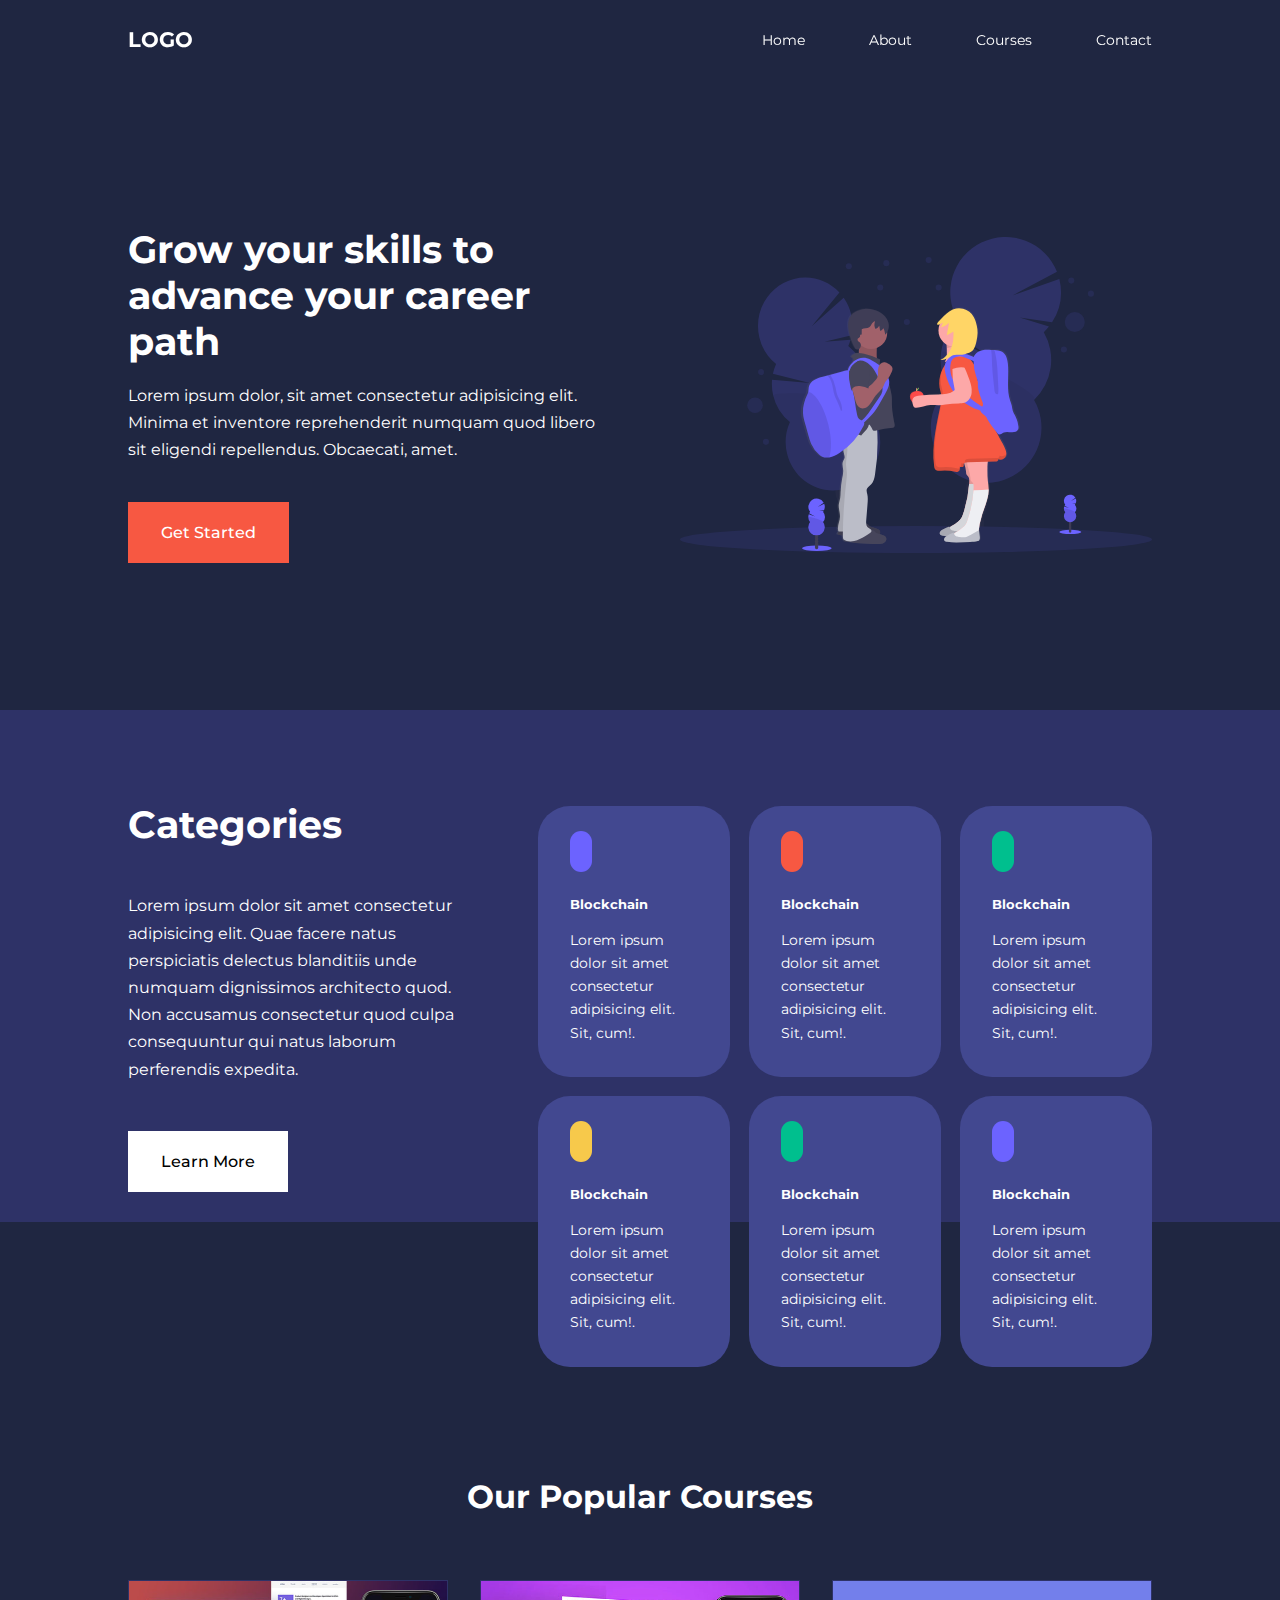
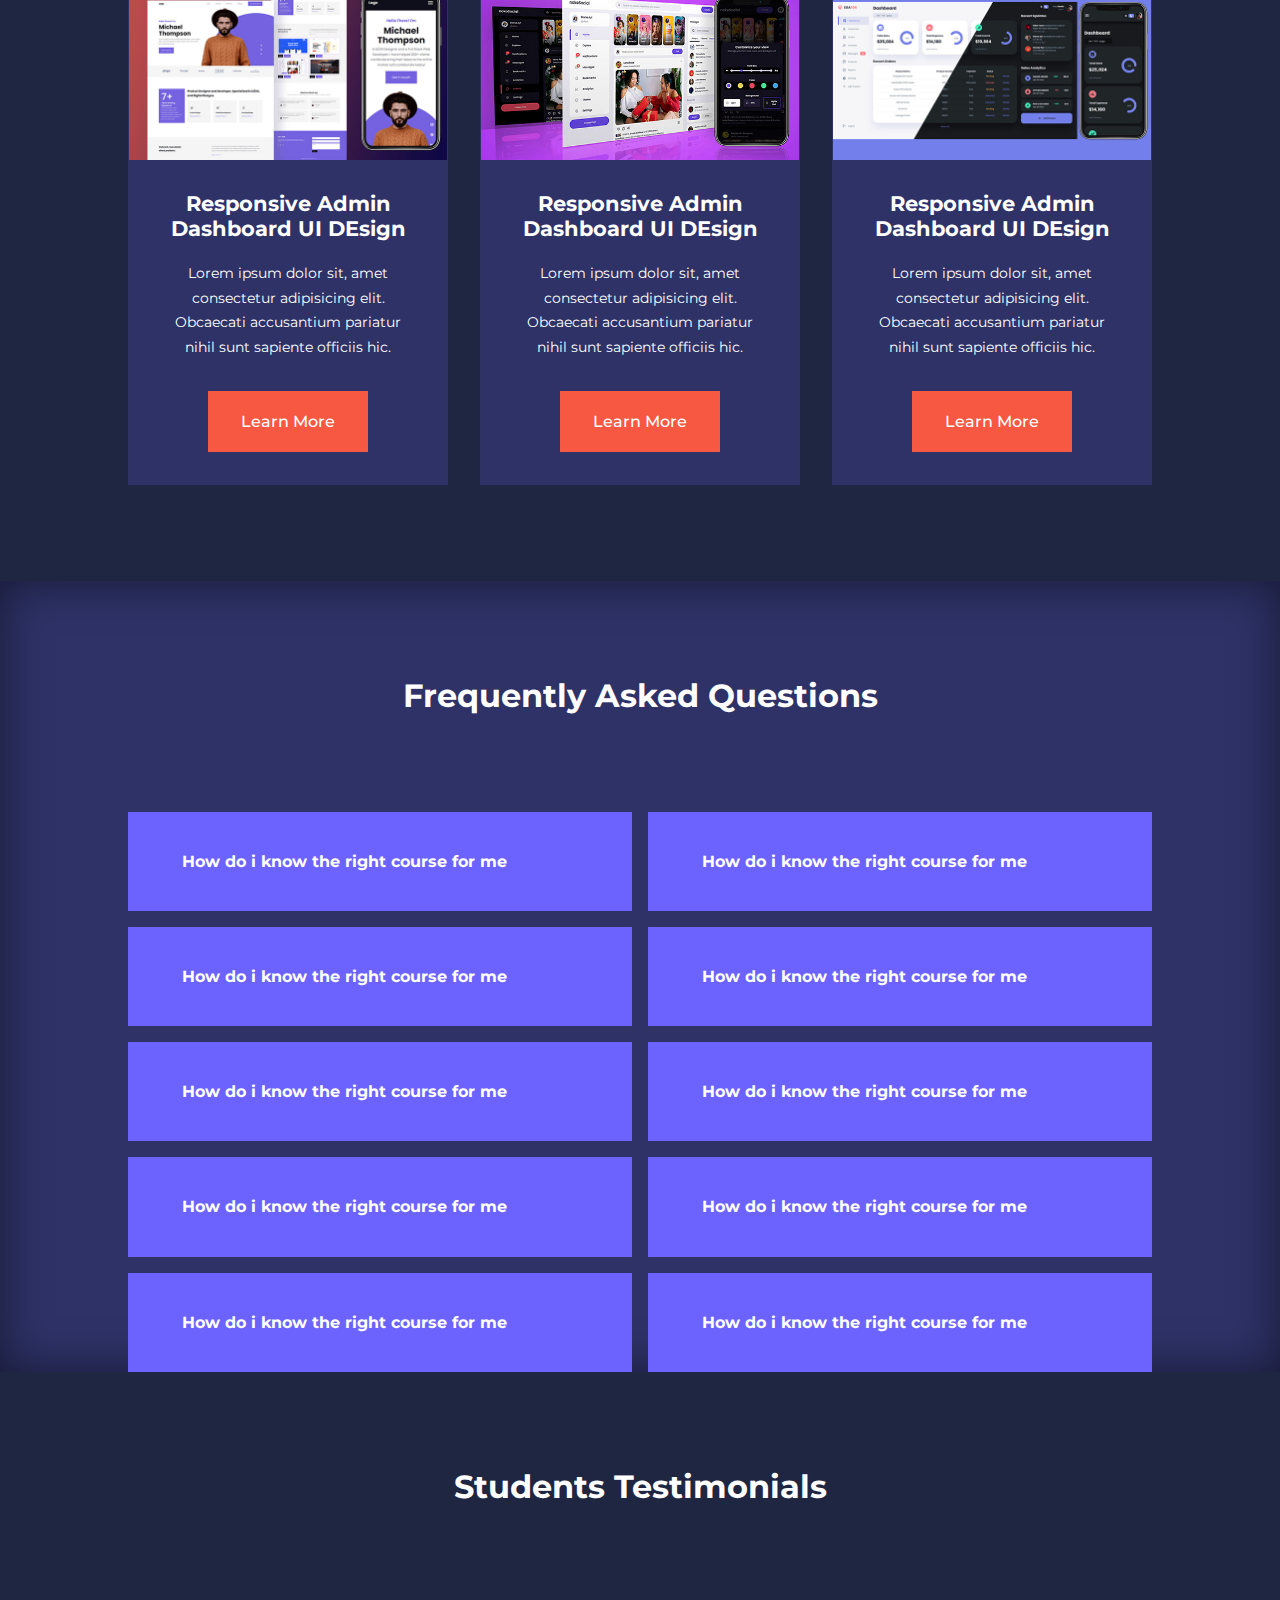
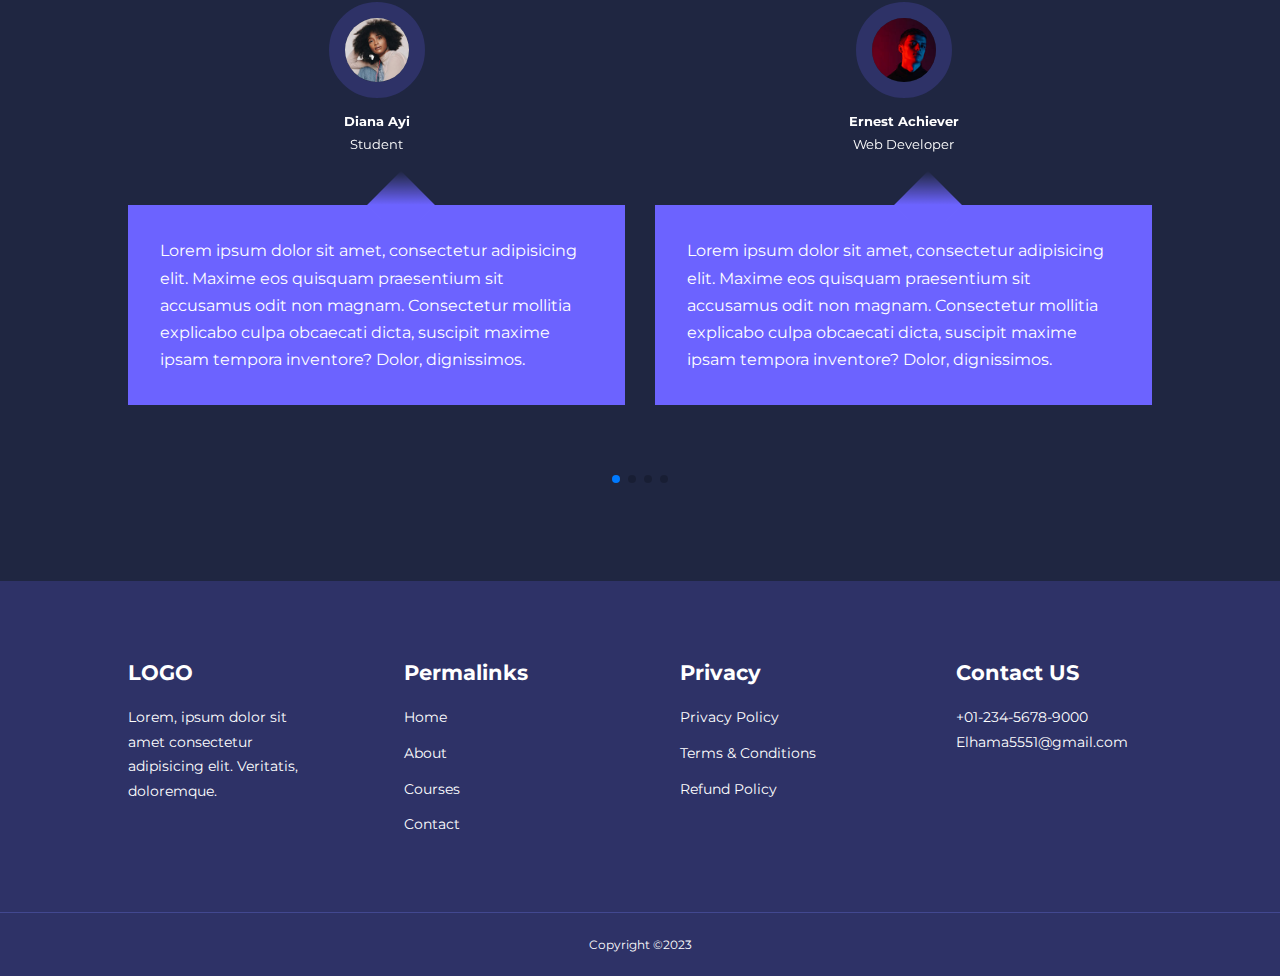
<file: index.html>
<!DOCTYPE html>
<html lang="en">
	<head>
		<meta charset="UTF-8" />
		<meta http-equiv="X-UA-Compatible" content="IE=edge" />
		<meta name="viewport" content="width=device-width, initial-scale=1.0" />
		<title>Education Website</title>

		<!-- swiper js  -->
		<link
			rel="stylesheet"
			href="https://cdn.jsdelivr.net/npm/swiper@8/swiper-bundle.min.css"
		/>

		<!-- icon link  -->
		<link
			rel="stylesheet"
			href="https://unicons.iconscout.com/release/v2.1.6/css/unicons.css"
		/>

		<!-- font link(Montserrat)  -->
		<link rel="preconnect" href="https://fonts.googleapis.com" />
		<link rel="preconnect" href="https://fonts.gstatic.com" crossorigin />
		<link
			href="https://fonts.googleapis.com/css2?family=Montserrat:wght@300;400;500;600;700;800&display=swap"
			rel="stylesheet"
		/>

		<!-- css link  -->
		<link rel="stylesheet" href="./css/style.css" />
	</head>
	<body>
		<!-- NAVBAR START -->
		<nav>
			<div class="container nav__container">
				<a href="./index.html"><h4>LOGO</h4></a>
				<ul class="nav__menu">
					<li><a href="./index.html">Home</a></li>
					<li><a href="./about.html">About</a></li>
					<li><a href="./courses.html">Courses</a></li>
					<li><a href="./contact.html">Contact</a></li>
				</ul>
				<button id="open-menu-btn"><i class="uil uil-bars"></i></button>
				<button id="close-menu-btn"><i class="uil uil-multiply"></i></button>
			</div>
		</nav>
		<!-- NAVBAR END  -->
		<!--HEADER START  -->
		<header>
			<div class="container header__container">
				<div class="header__left">
					<h1>Grow your skills to advance your career path</h1>
					<p>
						Lorem ipsum dolor, sit amet consectetur adipisicing elit. Minima et
						inventore reprehenderit numquam quod libero sit eligendi
						repellendus. Obcaecati, amet.
					</p>
					<a href="./courses.html" class="btn btn-primary">Get Started</a>
				</div>
				<div class="header__right">
					<div class="header__right-image">
						<img src="./images/header.svg" alt="vector picture" />
					</div>
				</div>
			</div>
		</header>
		<!--HEADER END  -->
		<!--CATEGORIES START  -->
		<section class="categories">
			<div class="container categories__container">
				<div class="categories__left">
					<h1>Categories</h1>
					<p>
						Lorem ipsum dolor sit amet consectetur adipisicing elit. Quae facere
						natus perspiciatis delectus blanditiis unde numquam dignissimos
						architecto quod. Non accusamus consectetur quod culpa consequuntur
						qui natus laborum perferendis expedita.
					</p>
					<a href="#" class="btn">Learn More</a>
				</div>
				<div class="categories__right">
					<article class="category">
						<span class="category__icon"
							><i class="uil uil-bitcoin-circle"></i
						></span>
						<h5>Blockchain</h5>
						<p>
							Lorem ipsum dolor sit amet consectetur adipisicing elit. Sit,
							cum!.
						</p>
					</article>

					<article class="category">
						<span class="category__icon"
							><i class="uil uil-bitcoin-circle"></i
						></span>
						<h5>Blockchain</h5>
						<p>
							Lorem ipsum dolor sit amet consectetur adipisicing elit. Sit,
							cum!.
						</p>
					</article>

					<article class="category">
						<span class="category__icon"
							><i class="uil uil-bitcoin-circle"></i
						></span>
						<h5>Blockchain</h5>
						<p>
							Lorem ipsum dolor sit amet consectetur adipisicing elit. Sit,
							cum!.
						</p>
					</article>

					<article class="category">
						<span class="category__icon"
							><i class="uil uil-bitcoin-circle"></i
						></span>
						<h5>Blockchain</h5>
						<p>
							Lorem ipsum dolor sit amet consectetur adipisicing elit. Sit,
							cum!.
						</p>
					</article>

					<article class="category">
						<span class="category__icon"
							><i class="uil uil-bitcoin-circle"></i
						></span>
						<h5>Blockchain</h5>
						<p>
							Lorem ipsum dolor sit amet consectetur adipisicing elit. Sit,
							cum!.
						</p>
					</article>

					<article class="category">
						<span class="category__icon"
							><i class="uil uil-bitcoin-circle"></i
						></span>
						<h5>Blockchain</h5>
						<p>
							Lorem ipsum dolor sit amet consectetur adipisicing elit. Sit,
							cum!.
						</p>
					</article>
				</div>
			</div>
		</section>
		<!--CATEGORIES END  -->
		<!--COURSES STARTS  -->
		<section class="courses">
			<h2>Our Popular Courses</h2>
			<div class="container courses__container">
				<article class="course">
					<div class="course__image">
						<img src="./images/course2.jpg" alt="" />
					</div>
					<div class="course__info">
						<h4>Responsive Admin Dashboard UI DEsign</h4>
						<p>
							Lorem ipsum dolor sit, amet consectetur adipisicing elit.
							Obcaecati accusantium pariatur nihil sunt sapiente officiis hic.
						</p>
						<a href="./courses.html" class="btn btn-primary">Learn More</a>
					</div>
				</article>

				<article class="course">
					<div class="course__image">
						<img src="./images/course1.jpg" alt="" />
					</div>
					<div class="course__info">
						<h4>Responsive Admin Dashboard UI DEsign</h4>
						<p>
							Lorem ipsum dolor sit, amet consectetur adipisicing elit.
							Obcaecati accusantium pariatur nihil sunt sapiente officiis hic.
						</p>
						<a href="./courses.html" class="btn btn-primary">Learn More</a>
					</div>
				</article>

				<article class="course">
					<div class="course__image">
						<img src="./images/course3.jpg" alt="" />
					</div>
					<div class="course__info">
						<h4>Responsive Admin Dashboard UI DEsign</h4>
						<p>
							Lorem ipsum dolor sit, amet consectetur adipisicing elit.
							Obcaecati accusantium pariatur nihil sunt sapiente officiis hic.
						</p>
						<a href="./courses.html" class="btn btn-primary">Learn More</a>
					</div>
				</article>
			</div>
		</section>
		<!--COURSES END  -->
		<!--FAQ START  -->
		<div class="faqs">
			<h2>Frequently Asked Questions</h2>
			<div class="container faqs__container">
				<article class="faq">
					<div class="faq__icon"><i class="uil uil-plus"></i></div>
					<div class="question__answer">
						<h4>How do i know the right course for me</h4>
						<p>
							Lorem ipsum dolor sit amet consectetur adipisicing elit. Placeat
							assumenda esse laudantium incidunt facilis nisi neque ipsam,
							possimus, unde provident commodi est aperiam nulla optio?
							Molestias dignissimos fugiat non minima.
						</p>
					</div>
				</article>

				<article class="faq">
					<div class="faq__icon"><i class="uil uil-plus"></i></div>
					<div class="question__answer">
						<h4>How do i know the right course for me</h4>
						<p>
							Lorem ipsum dolor sit amet consectetur adipisicing elit. Placeat
							assumenda esse laudantium incidunt facilis nisi neque ipsam,
							possimus, unde provident commodi est aperiam nulla optio?
							Molestias dignissimos fugiat non minima.
						</p>
					</div>
				</article>

				<article class="faq">
					<div class="faq__icon"><i class="uil uil-plus"></i></div>
					<div class="question__answer">
						<h4>How do i know the right course for me</h4>
						<p>
							Lorem ipsum dolor sit amet consectetur adipisicing elit. Placeat
							assumenda esse laudantium incidunt facilis nisi neque ipsam,
							possimus, unde provident commodi est aperiam nulla optio?
							Molestias dignissimos fugiat non minima.
						</p>
					</div>
				</article>

				<article class="faq">
					<div class="faq__icon"><i class="uil uil-plus"></i></div>
					<div class="question__answer">
						<h4>How do i know the right course for me</h4>
						<p>
							Lorem ipsum dolor sit amet consectetur adipisicing elit. Placeat
							assumenda esse laudantium incidunt facilis nisi neque ipsam,
							possimus, unde provident commodi est aperiam nulla optio?
							Molestias dignissimos fugiat non minima.
						</p>
					</div>
				</article>

				<article class="faq">
					<div class="faq__icon"><i class="uil uil-plus"></i></div>
					<div class="question__answer">
						<h4>How do i know the right course for me</h4>
						<p>
							Lorem ipsum dolor sit amet consectetur adipisicing elit. Placeat
							assumenda esse laudantium incidunt facilis nisi neque ipsam,
							possimus, unde provident commodi est aperiam nulla optio?
							Molestias dignissimos fugiat non minima.
						</p>
					</div>
				</article>

				<article class="faq">
					<div class="faq__icon"><i class="uil uil-plus"></i></div>
					<div class="question__answer">
						<h4>How do i know the right course for me</h4>
						<p>
							Lorem ipsum dolor sit amet consectetur adipisicing elit. Placeat
							assumenda esse laudantium incidunt facilis nisi neque ipsam,
							possimus, unde provident commodi est aperiam nulla optio?
							Molestias dignissimos fugiat non minima.
						</p>
					</div>
				</article>

				<article class="faq">
					<div class="faq__icon"><i class="uil uil-plus"></i></div>
					<div class="question__answer">
						<h4>How do i know the right course for me</h4>
						<p>
							Lorem ipsum dolor sit amet consectetur adipisicing elit. Placeat
							assumenda esse laudantium incidunt facilis nisi neque ipsam,
							possimus, unde provident commodi est aperiam nulla optio?
							Molestias dignissimos fugiat non minima.
						</p>
					</div>
				</article>

				<article class="faq">
					<div class="faq__icon"><i class="uil uil-plus"></i></div>
					<div class="question__answer">
						<h4>How do i know the right course for me</h4>
						<p>
							Lorem ipsum dolor sit amet consectetur adipisicing elit. Placeat
							assumenda esse laudantium incidunt facilis nisi neque ipsam,
							possimus, unde provident commodi est aperiam nulla optio?
							Molestias dignissimos fugiat non minima.
						</p>
					</div>
				</article>

				<article class="faq">
					<div class="faq__icon"><i class="uil uil-plus"></i></div>
					<div class="question__answer">
						<h4>How do i know the right course for me</h4>
						<p>
							Lorem ipsum dolor sit amet consectetur adipisicing elit. Placeat
							assumenda esse laudantium incidunt facilis nisi neque ipsam,
							possimus, unde provident commodi est aperiam nulla optio?
							Molestias dignissimos fugiat non minima.
						</p>
					</div>
				</article>

				<article class="faq">
					<div class="faq__icon"><i class="uil uil-plus"></i></div>
					<div class="question__answer">
						<h4>How do i know the right course for me</h4>
						<p>
							Lorem ipsum dolor sit amet consectetur adipisicing elit. Placeat
							assumenda esse laudantium incidunt facilis nisi neque ipsam,
							possimus, unde provident commodi est aperiam nulla optio?
							Molestias dignissimos fugiat non minima.
						</p>
					</div>
				</article>
			</div>
		</div>
		<!--FAQ END  -->

		<!--TESTIMONIALS START  -->
		<section class="container testimonials__container mySwiper">
			<h2>Students Testimonials</h2>
			<div class="swiper-wrapper">
				<article class="testimonial swiper-slide">
					<div class="avatar">
						<img src="./images/avatar1.jpg" alt="" />
					</div>
					<div class="testimonial__info">
						<h5>Diana Ayi</h5>
						<small>Student</small>
					</div>
					<div class="testimonial__body">
						Lorem ipsum dolor sit amet, consectetur adipisicing elit. Maxime eos
						quisquam praesentium sit accusamus odit non magnam. Consectetur
						mollitia explicabo culpa obcaecati dicta, suscipit maxime ipsam
						tempora inventore? Dolor, dignissimos.
					</div>
				</article>

				<article class="testimonial swiper-slide">
					<div class="avatar">
						<img src="./images/avatar2.jpg" alt="" />
					</div>
					<div class="testimonial__info">
						<h5>Ernest Achiever</h5>
						<small>Web Developer</small>
					</div>
					<div class="testimonial__body">
						Lorem ipsum dolor sit amet, consectetur adipisicing elit. Maxime eos
						quisquam praesentium sit accusamus odit non magnam. Consectetur
						mollitia explicabo culpa obcaecati dicta, suscipit maxime ipsam
						tempora inventore? Dolor, dignissimos.
					</div>
				</article>

				<article class="testimonial swiper-slide">
					<div class="avatar">
						<img src="./images/avatar3.jpg" alt="" />
					</div>
					<div class="testimonial__info">
						<h5>Edem Quist</h5>
						<small>Student</small>
					</div>
					<div class="testimonial__body">
						Lorem ipsum dolor sit amet, consectetur adipisicing elit. Maxime eos
						quisquam praesentium sit accusamus odit non magnam. Consectetur
						mollitia explicabo culpa obcaecati dicta, suscipit maxime ipsam
						tempora inventore? Dolor, dignissimos.
					</div>
				</article>

				<article class="testimonial swiper-slide">
					<div class="avatar">
						<img src="./images/avatar4.jpg" alt="" />
					</div>
					<div class="testimonial__info">
						<h5>Carla Smith</h5>
						<small>Student</small>
					</div>
					<div class="testimonial__body">
						Lorem ipsum dolor sit amet, consectetur adipisicing elit. Maxime eos
						quisquam praesentium sit accusamus odit non magnam. Consectetur
						mollitia explicabo culpa obcaecati dicta, suscipit maxime ipsam
						tempora inventore? Dolor, dignissimos.
					</div>
				</article>

				<article class="testimonial swiper-slide">
					<div class="avatar">
						<img src="./images/avatar5.jpg" alt="" />
					</div>
					<div class="testimonial__info">
						<h5>Jane Doe</h5>
						<small>Student</small>
					</div>
					<div class="testimonial__body">
						Lorem ipsum dolor sit amet, consectetur adipisicing elit. Maxime eos
						quisquam praesentium sit accusamus odit non magnam. Consectetur
						mollitia explicabo culpa obcaecati dicta, suscipit maxime ipsam
						tempora inventore? Dolor, dignissimos.
					</div>
				</article>
			</div>
			<div class="swiper-pagination"></div>
		</section>
		<!--TESTIMONIALS END  -->
		<!--FOOTER STARTS  -->
		<footer>
			<div class="container footer__container">
				<div class="footer__1">
					<a href="./index.html" class="footer__logo"><h4>LOGO</h4></a>
					<p>
						Lorem, ipsum dolor sit amet consectetur adipisicing elit. Veritatis,
						doloremque.
					</p>
				</div>

				<div class="footer__2">
					<h4>Permalinks</h4>
					<ul class="permalinks">
						<li><a href="./index.html">Home</a></li>
						<li><a href="./about.html">About</a></li>
						<li><a href="./courses.html">Courses</a></li>
						<li><a href="./contact.html">Contact</a></li>
					</ul>
				</div>

				<div class="footer__3">
					<h4>Privacy</h4>
					<ul class="privacy">
						<li><a href="#">Privacy Policy</a></li>
						<li><a href="#">Terms & Conditions</a></li>
						<li><a href="#">Refund Policy</a></li>
					</ul>
				</div>

				<div class="footer__4">
					<h4>Contact US</h4>
					<div>
						<p>+01-234-5678-9000</p>
						<p>Elhama5551@gmail.com</p>
					</div>

					<ul class="footer__socials">
						<li>
							<a href=""><i class="uil uil-linkedin-alt"></i></a>
						</li>
						<li>
							<a href=""><i class="uil uil-github-alt"></i></a>
						</li>
					</ul>
				</div>
			</div>
			<div class="footer__copyright">
				<small>Copyright &copy;2023</small>
			</div>
		</footer>
		<!--FOOTER END  -->

		<script src="https://cdn.jsdelivr.net/npm/swiper@8/swiper-bundle.min.js"></script>

		<script src="./main.js"></script>

		<script>
			var swiper = new Swiper(".mySwiper", {
				slidesPerView: 1,
				spaceBetween: 30,
				pagination: {
					el: ".swiper-pagination",
					clickable: true,
				},
				// window width > 600px
				breakpoints: {
					800: {
						slidesPerView: 2,
					},
				},
			});
		</script>
	</body>
</html>
</file>
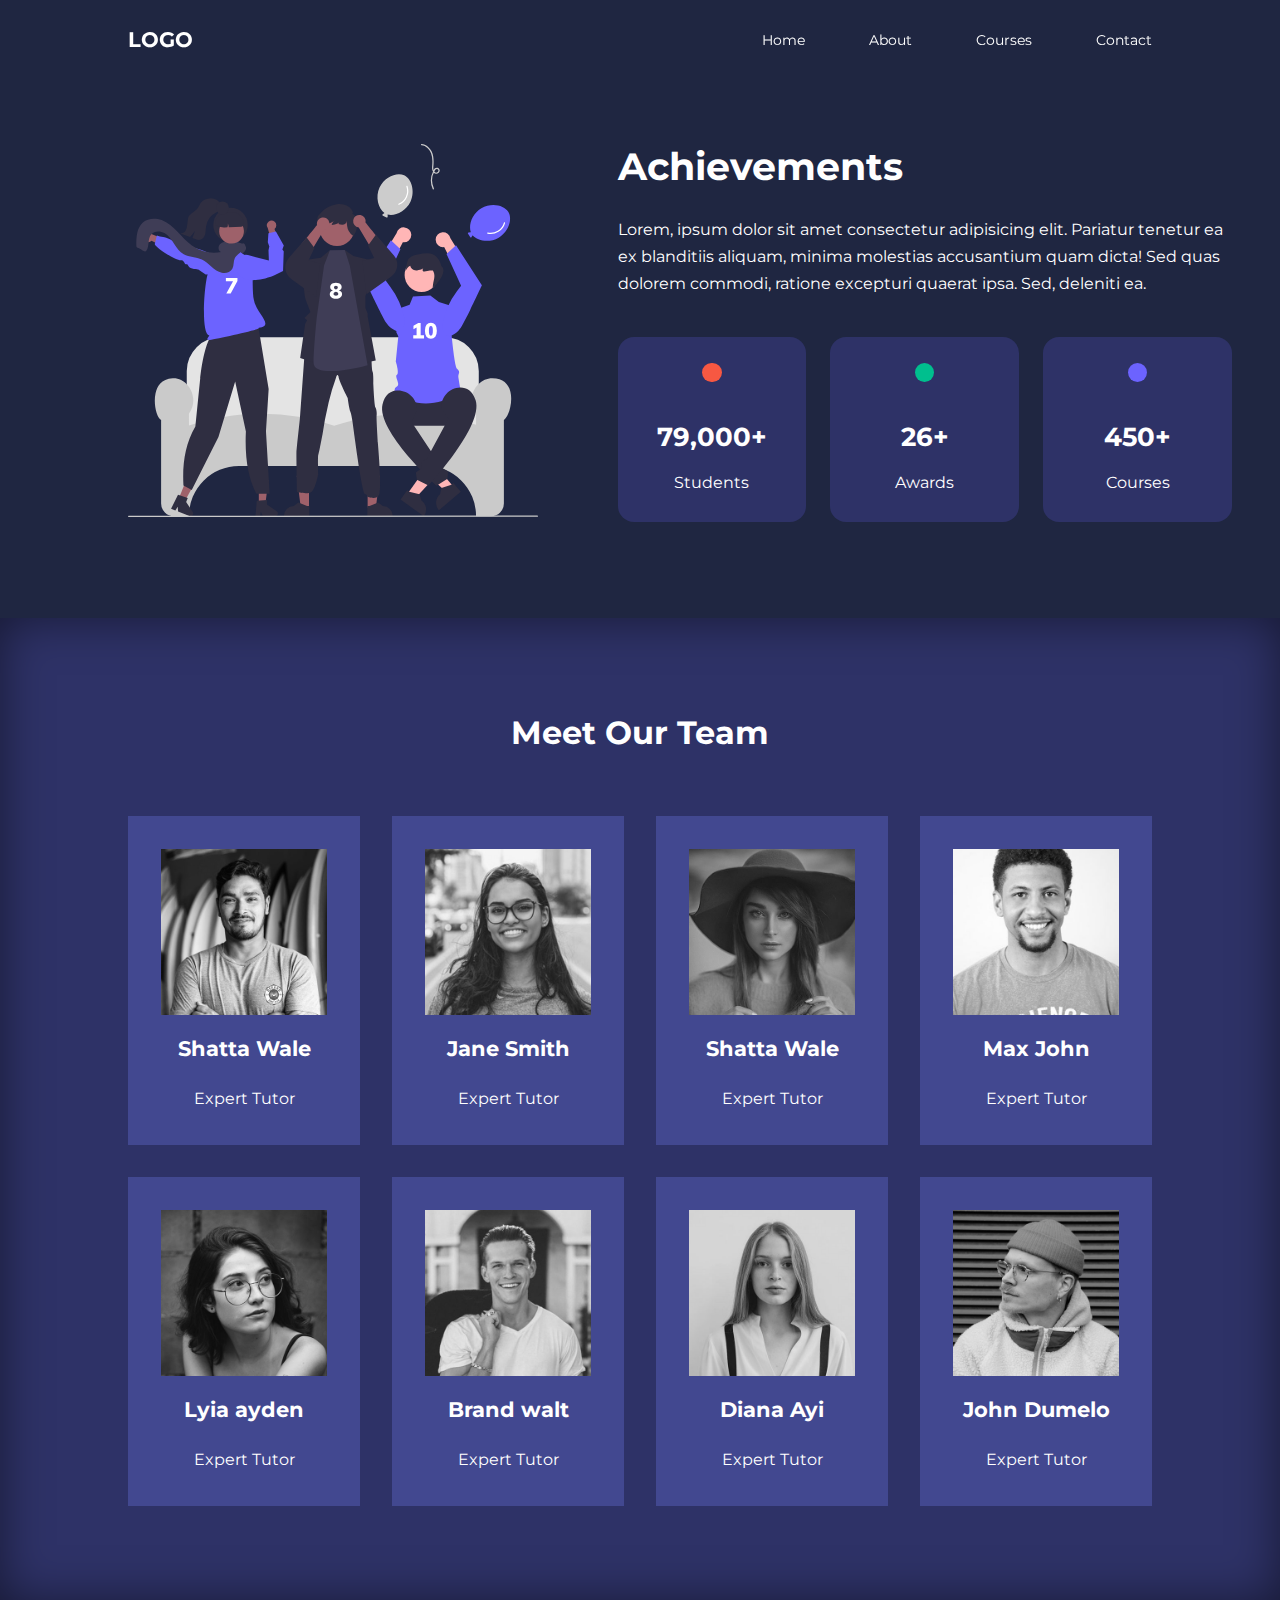
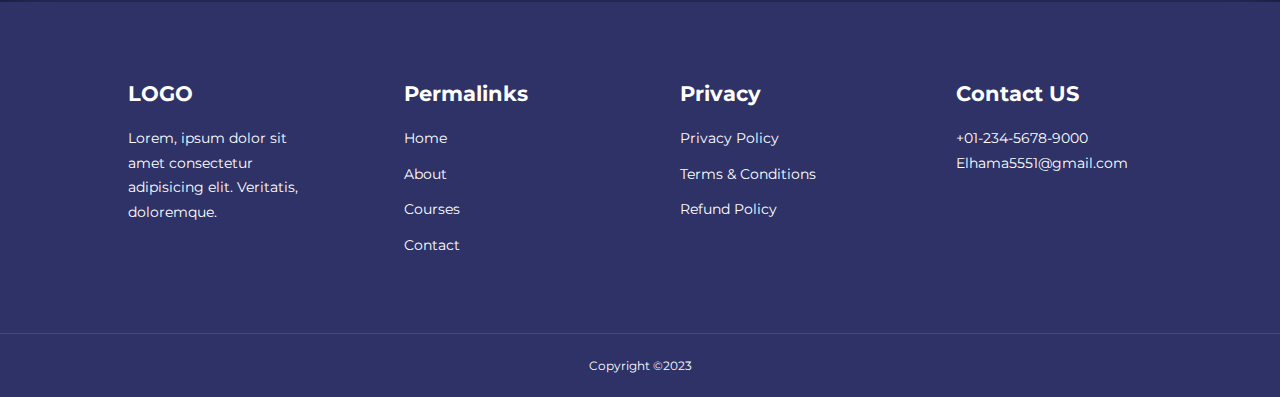
<file: about.html>
<!DOCTYPE html>
<html lang="en">
	<head>
		<meta charset="UTF-8" />
		<meta http-equiv="X-UA-Compatible" content="IE=edge" />
		<meta name="viewport" content="width=device-width, initial-scale=1.0" />
		<title>Education Website</title>

		<!-- icon link  -->
		<link
			rel="stylesheet"
			href="https://unicons.iconscout.com/release/v2.1.6/css/unicons.css"
		/>

		<!-- font link(Montserrat)  -->
		<link rel="preconnect" href="https://fonts.googleapis.com" />
		<link rel="preconnect" href="https://fonts.gstatic.com" crossorigin />
		<link
			href="https://fonts.googleapis.com/css2?family=Montserrat:wght@300;400;500;600;700;800&display=swap"
			rel="stylesheet"
		/>

		<!-- css link  -->
		<link rel="stylesheet" href="./css/style.css" />
		<link rel="stylesheet" href="./css/about.css" />
	</head>
	<body>
		<!-- NAVBAR START -->
		<nav>
			<div class="container nav__container">
				<a href="./index.html"><h4>LOGO</h4></a>
				<ul class="nav__menu">
					<li><a href="./index.html">Home</a></li>
					<li><a href="./about.html">About</a></li>
					<li><a href="./courses.html">Courses</a></li>
					<li><a href="./contact.html">Contact</a></li>
				</ul>
				<button id="open-menu-btn"><i class="uil uil-bars"></i></button>
				<button id="close-menu-btn"><i class="uil uil-multiply"></i></button>
			</div>
		</nav>
		<!-- NAVBAR END  -->

		<!-- ACHIVEMENT STARTS  -->
		<section class="about__achievements">
			<div class="container about__achievements-container">
				<div class="about__achievements-left">
					<img src="./images/about achievements.svg" alt="" />
				</div>
				<div class="about__achievements-right">
					<h1>Achievements</h1>
					<p>
						Lorem, ipsum dolor sit amet consectetur adipisicing elit. Pariatur
						tenetur ea ex blanditiis aliquam, minima molestias accusantium quam
						dicta! Sed quas dolorem commodi, ratione excepturi quaerat ipsa.
						Sed, deleniti ea.
					</p>
					<div class="achivements__cards">
						<article class="achievement__card">
							<span class="achievement__icon"
								><i class="uil uil-video"></i
							></span>
							<h3>79,000+</h3>
							<p>Students</p>
						</article>

						<article class="achievement__card">
							<span class="achievement__icon"
								><i class="uil uil-users-alt"></i
							></span>
							<h3>26+</h3>
							<p>Awards</p>
						</article>

						<article class="achievement__card">
							<span class="achievement__icon"
								><i class="uil uil-trophy"></i
							></span>
							<h3>450+</h3>
							<p>Courses</p>
						</article>
					</div>
				</div>
			</div>
		</section>
		<!-- ACHIVEMENT ENDS  -->
		<!-- ABOUT STARTS  -->

		<section class="team">
			<h2>Meet Our Team</h2>
			<div class="container team__container">
				<article class="team__member">
					<div class="team__member-image">
						<img src="./images/tm1.jpg" alt="" />
					</div>
					<div class="team__member-info">
						<h4>Shatta Wale</h4>
						<p>Expert Tutor</p>
					</div>
					<div class="team__member-socials">
						<a href="https://instagram.com" target="_blank"
							><i class="uil uil-instagram"></i
						></a>
						<a href="https://twitter.com" target="_blank"
							><i class="uil uil-twitter-alt"></i
						></a>
						<a href="https://linkedin.com" target="_blank"
							><i class="uil uil-linkedin-alt"></i
						></a>
					</div>
				</article>

				<article class="team__member">
					<div class="team__member-image">
						<img src="./images/tm2.jpg" alt="" />
					</div>
					<div class="team__member-info">
						<h4>Jane Smith</h4>
						<p>Expert Tutor</p>
					</div>
					<div class="team__member-socials">
						<a href="https://instagram.com" target="_blank"
							><i class="uil uil-instagram"></i
						></a>
						<a href="https://twitter.com" target="_blank"
							><i class="uil uil-twitter-alt"></i
						></a>
						<a href="https://linkedin.com" target="_blank"
							><i class="uil uil-linkedin-alt"></i
						></a>
					</div>
				</article>

				<article class="team__member">
					<div class="team__member-image">
						<img src="./images/tm3.jpg" alt="" />
					</div>
					<div class="team__member-info">
						<h4>Shatta Wale</h4>
						<p>Expert Tutor</p>
					</div>
					<div class="team__member-socials">
						<a href="https://instagram.com" target="_blank"
							><i class="uil uil-instagram"></i
						></a>
						<a href="https://twitter.com" target="_blank"
							><i class="uil uil-twitter-alt"></i
						></a>
						<a href="https://linkedin.com" target="_blank"
							><i class="uil uil-linkedin-alt"></i
						></a>
					</div>
				</article>

				<article class="team__member">
					<div class="team__member-image">
						<img src="./images/tm4.jpg" alt="" />
					</div>
					<div class="team__member-info">
						<h4>Max John</h4>
						<p>Expert Tutor</p>
					</div>
					<div class="team__member-socials">
						<a href="https://instagram.com" target="_blank"
							><i class="uil uil-instagram"></i
						></a>
						<a href="https://twitter.com" target="_blank"
							><i class="uil uil-twitter-alt"></i
						></a>
						<a href="https://linkedin.com" target="_blank"
							><i class="uil uil-linkedin-alt"></i
						></a>
					</div>
				</article>

				<article class="team__member">
					<div class="team__member-image">
						<img src="./images/tm5.jpg" alt="" />
					</div>
					<div class="team__member-info">
						<h4>Lyia ayden</h4>
						<p>Expert Tutor</p>
					</div>
					<div class="team__member-socials">
						<a href="https://instagram.com" target="_blank"
							><i class="uil uil-instagram"></i
						></a>
						<a href="https://twitter.com" target="_blank"
							><i class="uil uil-twitter-alt"></i
						></a>
						<a href="https://linkedin.com" target="_blank"
							><i class="uil uil-linkedin-alt"></i
						></a>
					</div>
				</article>

				<article class="team__member">
					<div class="team__member-image">
						<img src="./images/tm6.jpg" alt="" />
					</div>
					<div class="team__member-info">
						<h4>Brand walt</h4>
						<p>Expert Tutor</p>
					</div>
					<div class="team__member-socials">
						<a href="https://instagram.com" target="_blank"
							><i class="uil uil-instagram"></i
						></a>
						<a href="https://twitter.com" target="_blank"
							><i class="uil uil-twitter-alt"></i
						></a>
						<a href="https://linkedin.com" target="_blank"
							><i class="uil uil-linkedin-alt"></i
						></a>
					</div>
				</article>

				<article class="team__member">
					<div class="team__member-image">
						<img src="./images/tm7.jpg" alt="" />
					</div>
					<div class="team__member-info">
						<h4>Diana Ayi</h4>
						<p>Expert Tutor</p>
					</div>
					<div class="team__member-socials">
						<a href="https://instagram.com" target="_blank"
							><i class="uil uil-instagram"></i
						></a>
						<a href="https://twitter.com" target="_blank"
							><i class="uil uil-twitter-alt"></i
						></a>
						<a href="https://linkedin.com" target="_blank"
							><i class="uil uil-linkedin-alt"></i
						></a>
					</div>
				</article>

				<article class="team__member">
					<div class="team__member-image">
						<img src="./images/tm8.jpg" alt="" />
					</div>
					<div class="team__member-info">
						<h4>John Dumelo</h4>
						<p>Expert Tutor</p>
					</div>
					<div class="team__member-socials">
						<a href="https://instagram.com" target="_blank"
							><i class="uil uil-instagram"></i
						></a>
						<a href="https://twitter.com" target="_blank"
							><i class="uil uil-twitter-alt"></i
						></a>
						<a href="https://linkedin.com" target="_blank"
							><i class="uil uil-linkedin-alt"></i
						></a>
					</div>
				</article>
			</div>
		</section>
		<!-- ABOUT ENDS  -->

		<!--FOOTER STARTS  -->
		<footer>
			<div class="container footer__container">
				<div class="footer__1">
					<a href="./index.html" class="footer__logo"><h4>LOGO</h4></a>
					<p>
						Lorem, ipsum dolor sit amet consectetur adipisicing elit. Veritatis,
						doloremque.
					</p>
				</div>

				<div class="footer__2">
					<h4>Permalinks</h4>
					<ul class="permalinks">
						<li><a href="./index.html">Home</a></li>
						<li><a href="./about.html">About</a></li>
						<li><a href="./courses.html">Courses</a></li>
						<li><a href="./contact.html">Contact</a></li>
					</ul>
				</div>

				<div class="footer__3">
					<h4>Privacy</h4>
					<ul class="privacy">
						<li><a href="#">Privacy Policy</a></li>
						<li><a href="#">Terms & Conditions</a></li>
						<li><a href="#">Refund Policy</a></li>
					</ul>
				</div>

				<div class="footer__4">
					<h4>Contact US</h4>
					<div>
						<p>+01-234-5678-9000</p>
						<p>Elhama5551@gmail.com</p>
					</div>

					<ul class="footer__socials">
						<li>
							<a href=""><i class="uil uil-linkedin-alt"></i></a>
						</li>
						<li>
							<a href=""><i class="uil uil-github-alt"></i></a>
						</li>
					</ul>
				</div>
			</div>
			<div class="footer__copyright">
				<small>Copyright &copy;2023</small>
			</div>
		</footer>
		<!--FOOTER END  -->

		<script src="./main.js"></script>
	</body>
</html>
</file>
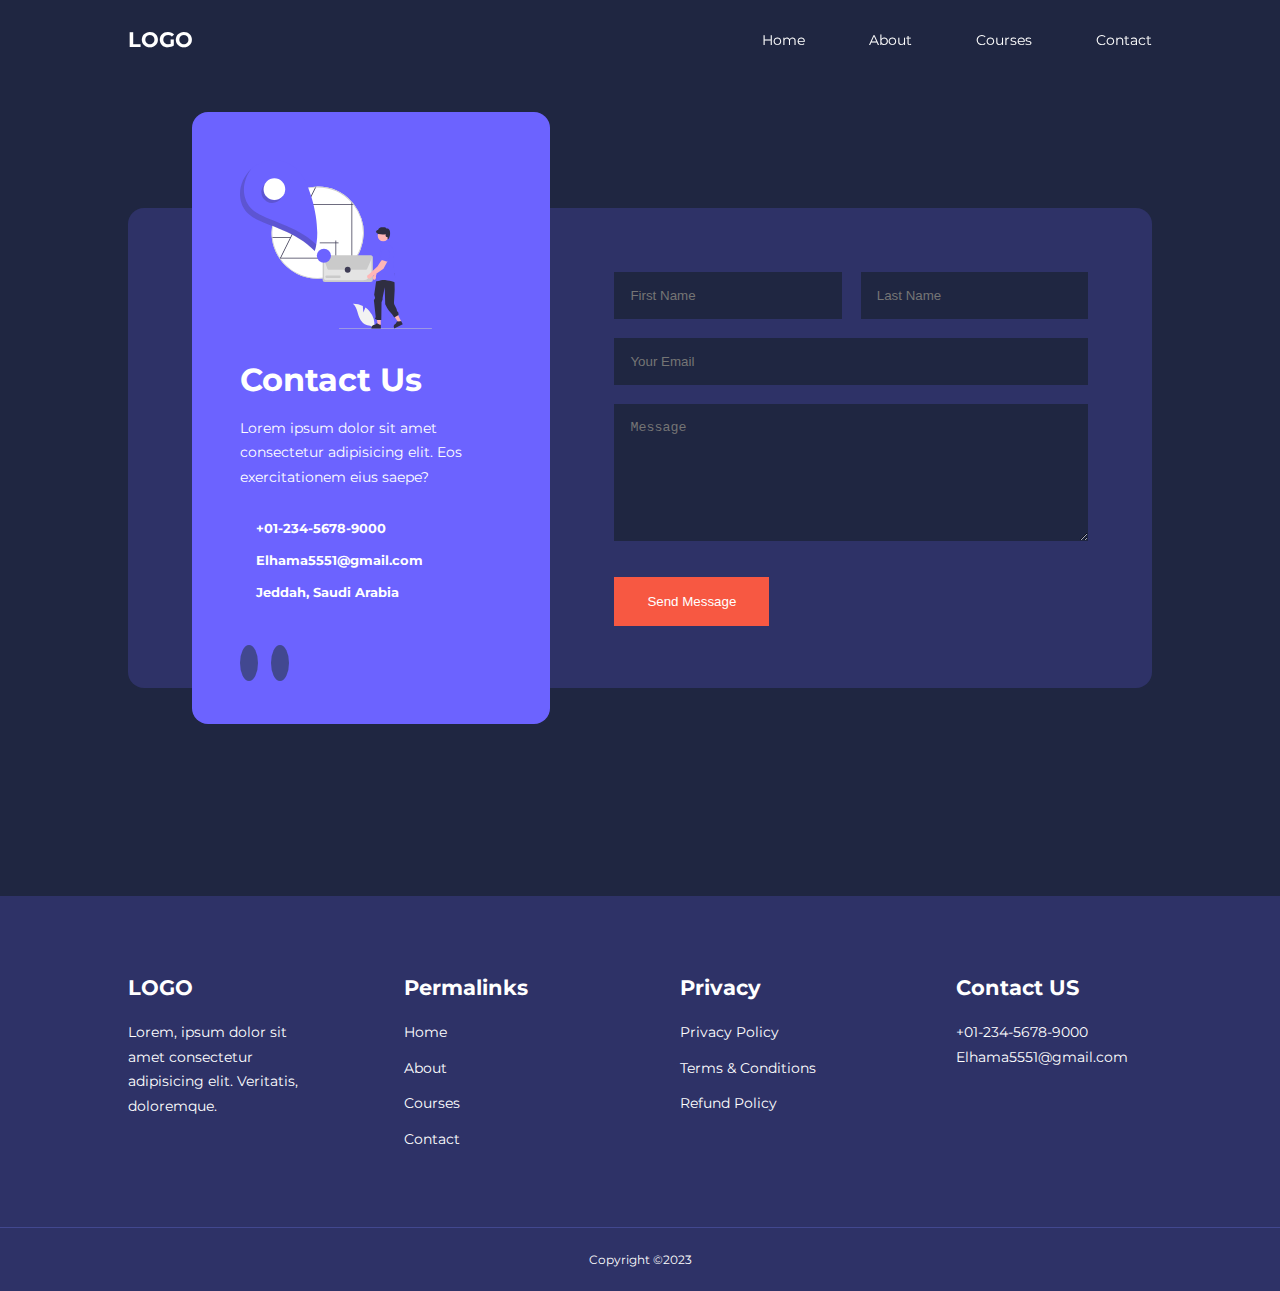
<file: contact.html>
<!DOCTYPE html>
<html lang="en">
	<head>
		<meta charset="UTF-8" />
		<meta http-equiv="X-UA-Compatible" content="IE=edge" />
		<meta name="viewport" content="width=device-width, initial-scale=1.0" />
		<title>Education Website</title>

		<!-- icon link  -->
		<link
			rel="stylesheet"
			href="https://unicons.iconscout.com/release/v2.1.6/css/unicons.css"
		/>

		<!-- font link(Montserrat)  -->
		<link rel="preconnect" href="https://fonts.googleapis.com" />
		<link rel="preconnect" href="https://fonts.gstatic.com" crossorigin />
		<link
			href="https://fonts.googleapis.com/css2?family=Montserrat:wght@300;400;500;600;700;800&display=swap"
			rel="stylesheet"
		/>

		<!-- css link  -->
		<link rel="stylesheet" href="./css/style.css" />
		<link rel="stylesheet" href="./css/contact.css" />

		<style>
			.courses {
				margin-top: 1rem;
			}
		</style>
	</head>
	<body>
		<!-- NAVBAR START -->
		<nav>
			<div class="container nav__container">
				<a href="./index.html"><h4>LOGO</h4></a>
				<ul class="nav__menu">
					<li><a href="./index.html">Home</a></li>
					<li><a href="./about.html">About</a></li>
					<li><a href="./courses.html">Courses</a></li>
					<li><a href="./contact.html">Contact</a></li>
				</ul>
				<button id="open-menu-btn"><i class="uil uil-bars"></i></button>
				<button id="close-menu-btn"><i class="uil uil-multiply"></i></button>
			</div>
		</nav>
		<!-- NAVBAR END  -->

		<!-- CONTACT STARTS  -->
		<section class="contact">
			<div class="container contact__container">
				<aside class="contact__aside">
					<div class="aside__image">
						<img src="./images/contact.svg" alt="" />
					</div>
					<h2>Contact Us</h2>
					<p>
						Lorem ipsum dolor sit amet consectetur adipisicing elit. Eos
						exercitationem eius saepe?
					</p>
					<ul class="contact__details">
						<li>
							<i class="uil uil-phone-times"></i>
							<h5>+01-234-5678-9000</h5>
						</li>

						<li>
							<i class="uil uil-envelope"></i>
							<h5>Elhama5551@gmail.com</h5>
						</li>
						<li>
							<i class="uil uil-location-point"></i>
							<h5>Jeddah, Saudi Arabia</h5>
						</li>
					</ul>
					<ul class="contact__socials">
						<li>
							<a href=""><i class="uil uil-github-alt"></i></a>
						</li>
						<li>
							<a href=""><i class="uil uil-linkedin-alt"></i></a>
						</li>
					</ul>
				</aside>

				<form>
					<div class="form__name">
						<input
							type="text"
							name="First Name"
							placeholder="First Name"
							required
						/>
						<input
							type="text"
							name="Last Name"
							placeholder="Last Name"
							required
						/>
					</div>
					<input type="email" name="Email" placeholder="Your Email" required />
					<textarea
						name="Message"
						rows="7"
						required
						placeholder="Message"
					></textarea>
					<button type="submit" class="btn btn-primary">Send Message</button>
				</form>
			</div>
		</section>
		<!-- CONTACT ENDS  -->

		<!--FOOTER STARTS  -->
		<footer>
			<div class="container footer__container">
				<div class="footer__1">
					<a href="./index.html" class="footer__logo"><h4>LOGO</h4></a>
					<p>
						Lorem, ipsum dolor sit amet consectetur adipisicing elit. Veritatis,
						doloremque.
					</p>
				</div>

				<div class="footer__2">
					<h4>Permalinks</h4>
					<ul class="permalinks">
						<li><a href="./index.html">Home</a></li>
						<li><a href="./about.html">About</a></li>
						<li><a href="./courses.html">Courses</a></li>
						<li><a href="./contact.html">Contact</a></li>
					</ul>
				</div>

				<div class="footer__3">
					<h4>Privacy</h4>
					<ul class="privacy">
						<li><a href="#">Privacy Policy</a></li>
						<li><a href="#">Terms & Conditions</a></li>
						<li><a href="#">Refund Policy</a></li>
					</ul>
				</div>

				<div class="footer__4">
					<h4>Contact US</h4>
					<div>
						<p>+01-234-5678-9000</p>
						<p>Elhama5551@gmail.com</p>
					</div>

					<ul class="footer__socials">
						<li>
							<a href=""><i class="uil uil-linkedin-alt"></i></a>
						</li>
						<li>
							<a href=""><i class="uil uil-github-alt"></i></a>
						</li>
					</ul>
				</div>
			</div>
			<div class="footer__copyright">
				<small>Copyright &copy;2023</small>
			</div>
		</footer>
		<!--FOOTER END  -->

		<script src="./main.js"></script>
	</body>
</html>
</file>
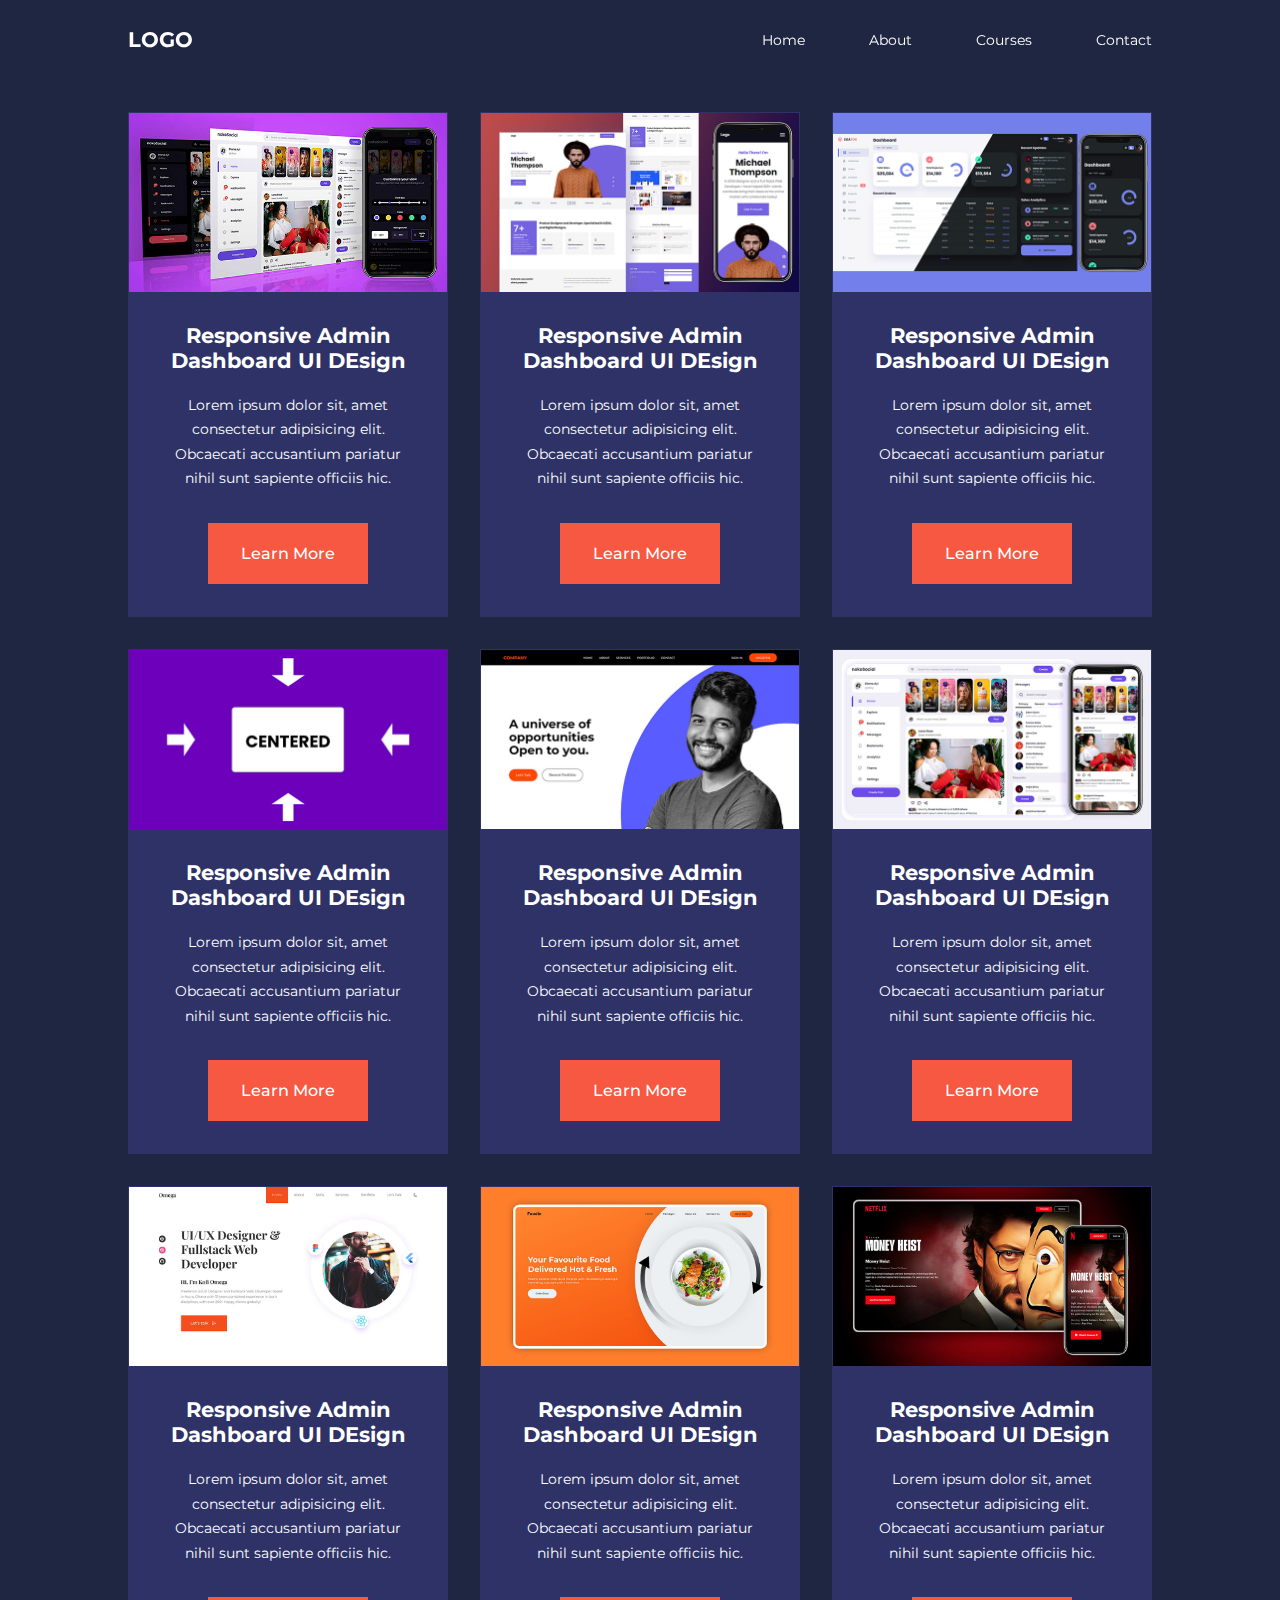
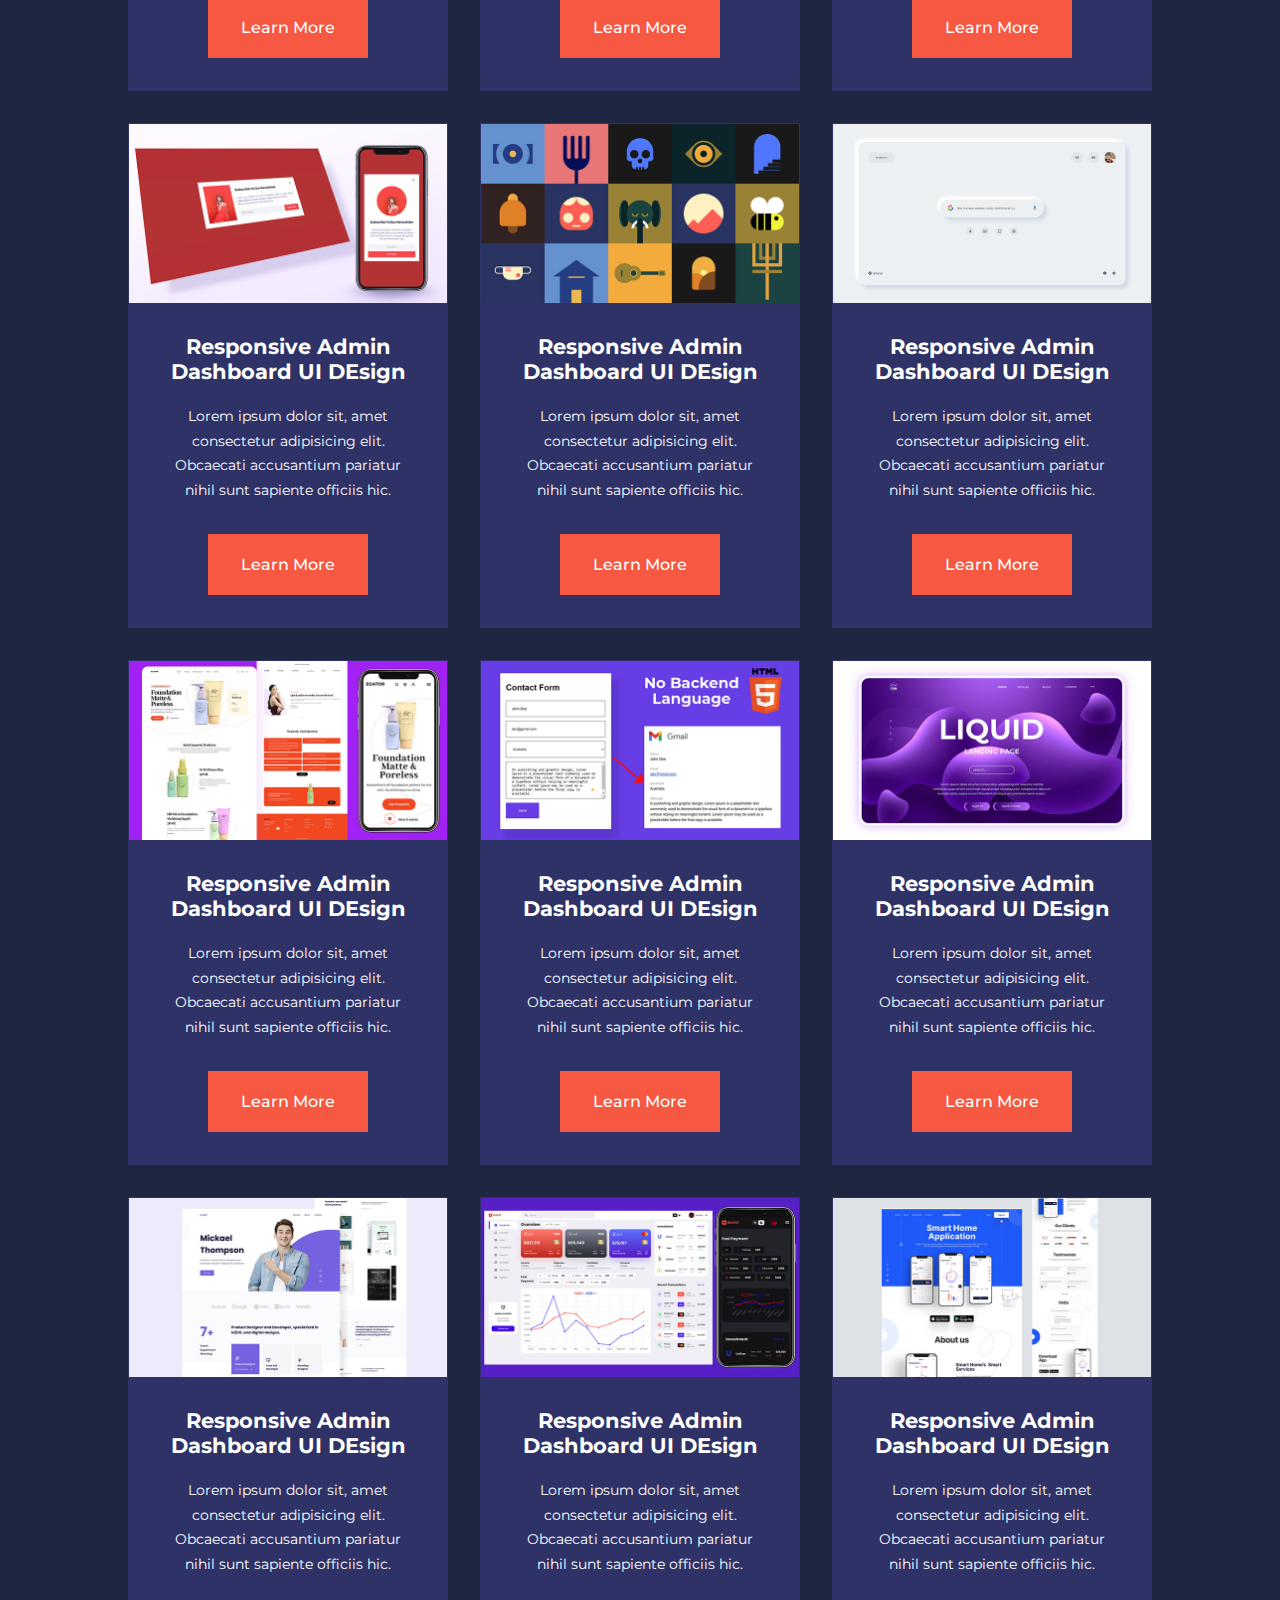
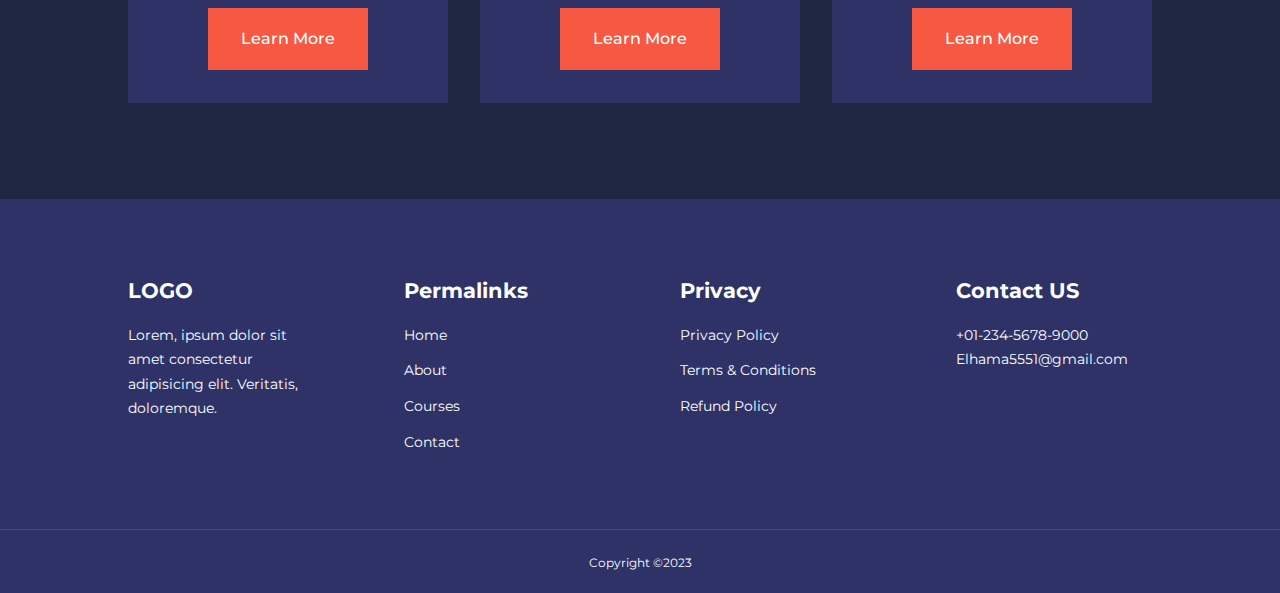
<file: courses.html>
<!DOCTYPE html>
<html lang="en">
	<head>
		<meta charset="UTF-8" />
		<meta http-equiv="X-UA-Compatible" content="IE=edge" />
		<meta name="viewport" content="width=device-width, initial-scale=1.0" />
		<title>Education Website</title>

		<!-- icon link  -->
		<link
			rel="stylesheet"
			href="https://unicons.iconscout.com/release/v2.1.6/css/unicons.css"
		/>

		<!-- font link(Montserrat)  -->
		<link rel="preconnect" href="https://fonts.googleapis.com" />
		<link rel="preconnect" href="https://fonts.gstatic.com" crossorigin />
		<link
			href="https://fonts.googleapis.com/css2?family=Montserrat:wght@300;400;500;600;700;800&display=swap"
			rel="stylesheet"
		/>

		<!-- css link  -->
		<link rel="stylesheet" href="./css/style.css" />

		<style>
			.courses {
				margin-top: 1rem;
			}
		</style>
	</head>
	<body>
		<!-- NAVBAR START -->
		<nav>
			<div class="container nav__container">
				<a href="./index.html"><h4>LOGO</h4></a>
				<ul class="nav__menu">
					<li><a href="./index.html">Home</a></li>
					<li><a href="./about.html">About</a></li>
					<li><a href="./courses.html">Courses</a></li>
					<li><a href="./contact.html">Contact</a></li>
				</ul>
				<button id="open-menu-btn"><i class="uil uil-bars"></i></button>
				<button id="close-menu-btn"><i class="uil uil-multiply"></i></button>
			</div>
		</nav>
		<!-- NAVBAR END  -->

		<!--COURSES STARTS  -->
		<section class="courses">
			<div class="container courses__container">
				<article class="course">
					<div class="course__image">
						<img src="./images/course1.jpg" alt="" />
					</div>
					<div class="course__info">
						<h4>Responsive Admin Dashboard UI DEsign</h4>
						<p>
							Lorem ipsum dolor sit, amet consectetur adipisicing elit.
							Obcaecati accusantium pariatur nihil sunt sapiente officiis hic.
						</p>
						<a href="./courses.html" class="btn btn-primary">Learn More</a>
					</div>
				</article>

				<article class="course">
					<div class="course__image">
						<img src="./images/course2.jpg" alt="" />
					</div>
					<div class="course__info">
						<h4>Responsive Admin Dashboard UI DEsign</h4>
						<p>
							Lorem ipsum dolor sit, amet consectetur adipisicing elit.
							Obcaecati accusantium pariatur nihil sunt sapiente officiis hic.
						</p>
						<a href="./courses.html" class="btn btn-primary">Learn More</a>
					</div>
				</article>

				<article class="course">
					<div class="course__image">
						<img src="./images/course3.jpg" alt="" />
					</div>
					<div class="course__info">
						<h4>Responsive Admin Dashboard UI DEsign</h4>
						<p>
							Lorem ipsum dolor sit, amet consectetur adipisicing elit.
							Obcaecati accusantium pariatur nihil sunt sapiente officiis hic.
						</p>
						<a href="./courses.html" class="btn btn-primary">Learn More</a>
					</div>
				</article>

				<article class="course">
					<div class="course__image">
						<img src="./images/course4.jpg" alt="" />
					</div>
					<div class="course__info">
						<h4>Responsive Admin Dashboard UI DEsign</h4>
						<p>
							Lorem ipsum dolor sit, amet consectetur adipisicing elit.
							Obcaecati accusantium pariatur nihil sunt sapiente officiis hic.
						</p>
						<a href="./courses.html" class="btn btn-primary">Learn More</a>
					</div>
				</article>

				<article class="course">
					<div class="course__image">
						<img src="./images/course5.jpg" alt="" />
					</div>
					<div class="course__info">
						<h4>Responsive Admin Dashboard UI DEsign</h4>
						<p>
							Lorem ipsum dolor sit, amet consectetur adipisicing elit.
							Obcaecati accusantium pariatur nihil sunt sapiente officiis hic.
						</p>
						<a href="./courses.html" class="btn btn-primary">Learn More</a>
					</div>
				</article>

				<article class="course">
					<div class="course__image">
						<img src="./images/course6.jpg" alt="" />
					</div>
					<div class="course__info">
						<h4>Responsive Admin Dashboard UI DEsign</h4>
						<p>
							Lorem ipsum dolor sit, amet consectetur adipisicing elit.
							Obcaecati accusantium pariatur nihil sunt sapiente officiis hic.
						</p>
						<a href="./courses.html" class="btn btn-primary">Learn More</a>
					</div>
				</article>

				<article class="course">
					<div class="course__image">
						<img src="./images/course7.jpg" alt="" />
					</div>
					<div class="course__info">
						<h4>Responsive Admin Dashboard UI DEsign</h4>
						<p>
							Lorem ipsum dolor sit, amet consectetur adipisicing elit.
							Obcaecati accusantium pariatur nihil sunt sapiente officiis hic.
						</p>
						<a href="./courses.html" class="btn btn-primary">Learn More</a>
					</div>
				</article>

				<article class="course">
					<div class="course__image">
						<img src="./images/course8.jpg" alt="" />
					</div>
					<div class="course__info">
						<h4>Responsive Admin Dashboard UI DEsign</h4>
						<p>
							Lorem ipsum dolor sit, amet consectetur adipisicing elit.
							Obcaecati accusantium pariatur nihil sunt sapiente officiis hic.
						</p>
						<a href="./courses.html" class="btn btn-primary">Learn More</a>
					</div>
				</article>

				<article class="course">
					<div class="course__image">
						<img src="./images/course9.jpg" alt="" />
					</div>
					<div class="course__info">
						<h4>Responsive Admin Dashboard UI DEsign</h4>
						<p>
							Lorem ipsum dolor sit, amet consectetur adipisicing elit.
							Obcaecati accusantium pariatur nihil sunt sapiente officiis hic.
						</p>
						<a href="./courses.html" class="btn btn-primary">Learn More</a>
					</div>
				</article>

				<article class="course">
					<div class="course__image">
						<img src="./images/course10.jpg" alt="" />
					</div>
					<div class="course__info">
						<h4>Responsive Admin Dashboard UI DEsign</h4>
						<p>
							Lorem ipsum dolor sit, amet consectetur adipisicing elit.
							Obcaecati accusantium pariatur nihil sunt sapiente officiis hic.
						</p>
						<a href="./courses.html" class="btn btn-primary">Learn More</a>
					</div>
				</article>

				<article class="course">
					<div class="course__image">
						<img src="./images/course11.jpg" alt="" />
					</div>
					<div class="course__info">
						<h4>Responsive Admin Dashboard UI DEsign</h4>
						<p>
							Lorem ipsum dolor sit, amet consectetur adipisicing elit.
							Obcaecati accusantium pariatur nihil sunt sapiente officiis hic.
						</p>
						<a href="./courses.html" class="btn btn-primary">Learn More</a>
					</div>
				</article>

				<article class="course">
					<div class="course__image">
						<img src="./images/course12.jpg" alt="" />
					</div>
					<div class="course__info">
						<h4>Responsive Admin Dashboard UI DEsign</h4>
						<p>
							Lorem ipsum dolor sit, amet consectetur adipisicing elit.
							Obcaecati accusantium pariatur nihil sunt sapiente officiis hic.
						</p>
						<a href="./courses.html" class="btn btn-primary">Learn More</a>
					</div>
				</article>

				<article class="course">
					<div class="course__image">
						<img src="./images/course13.jpg" alt="" />
					</div>
					<div class="course__info">
						<h4>Responsive Admin Dashboard UI DEsign</h4>
						<p>
							Lorem ipsum dolor sit, amet consectetur adipisicing elit.
							Obcaecati accusantium pariatur nihil sunt sapiente officiis hic.
						</p>
						<a href="./courses.html" class="btn btn-primary">Learn More</a>
					</div>
				</article>

				<article class="course">
					<div class="course__image">
						<img src="./images/course14.jpg" alt="" />
					</div>
					<div class="course__info">
						<h4>Responsive Admin Dashboard UI DEsign</h4>
						<p>
							Lorem ipsum dolor sit, amet consectetur adipisicing elit.
							Obcaecati accusantium pariatur nihil sunt sapiente officiis hic.
						</p>
						<a href="./courses.html" class="btn btn-primary">Learn More</a>
					</div>
				</article>

				<article class="course">
					<div class="course__image">
						<img src="./images/course15.jpg" alt="" />
					</div>
					<div class="course__info">
						<h4>Responsive Admin Dashboard UI DEsign</h4>
						<p>
							Lorem ipsum dolor sit, amet consectetur adipisicing elit.
							Obcaecati accusantium pariatur nihil sunt sapiente officiis hic.
						</p>
						<a href="./courses.html" class="btn btn-primary">Learn More</a>
					</div>
				</article>

				<article class="course">
					<div class="course__image">
						<img src="./images/course16.jpg" alt="" />
					</div>
					<div class="course__info">
						<h4>Responsive Admin Dashboard UI DEsign</h4>
						<p>
							Lorem ipsum dolor sit, amet consectetur adipisicing elit.
							Obcaecati accusantium pariatur nihil sunt sapiente officiis hic.
						</p>
						<a href="./courses.html" class="btn btn-primary">Learn More</a>
					</div>
				</article>

				<article class="course">
					<div class="course__image">
						<img src="./images/course17.jpg" alt="" />
					</div>
					<div class="course__info">
						<h4>Responsive Admin Dashboard UI DEsign</h4>
						<p>
							Lorem ipsum dolor sit, amet consectetur adipisicing elit.
							Obcaecati accusantium pariatur nihil sunt sapiente officiis hic.
						</p>
						<a href="./courses.html" class="btn btn-primary">Learn More</a>
					</div>
				</article>

				<article class="course">
					<div class="course__image">
						<img src="./images/course18.jpg" alt="" />
					</div>
					<div class="course__info">
						<h4>Responsive Admin Dashboard UI DEsign</h4>
						<p>
							Lorem ipsum dolor sit, amet consectetur adipisicing elit.
							Obcaecati accusantium pariatur nihil sunt sapiente officiis hic.
						</p>
						<a href="./courses.html" class="btn btn-primary">Learn More</a>
					</div>
				</article>
			</div>
		</section>
		<!--COURSES END  -->

		<!--FOOTER STARTS  -->
		<footer>
			<div class="container footer__container">
				<div class="footer__1">
					<a href="./index.html" class="footer__logo"><h4>LOGO</h4></a>
					<p>
						Lorem, ipsum dolor sit amet consectetur adipisicing elit. Veritatis,
						doloremque.
					</p>
				</div>

				<div class="footer__2">
					<h4>Permalinks</h4>
					<ul class="permalinks">
						<li><a href="./index.html">Home</a></li>
						<li><a href="./about.html">About</a></li>
						<li><a href="./courses.html">Courses</a></li>
						<li><a href="./contact.html">Contact</a></li>
					</ul>
				</div>

				<div class="footer__3">
					<h4>Privacy</h4>
					<ul class="privacy">
						<li><a href="#">Privacy Policy</a></li>
						<li><a href="#">Terms & Conditions</a></li>
						<li><a href="#">Refund Policy</a></li>
					</ul>
				</div>

				<div class="footer__4">
					<h4>Contact US</h4>
					<div>
						<p>+01-234-5678-9000</p>
						<p>Elhama5551@gmail.com</p>
					</div>

					<ul class="footer__socials">
						<li>
							<a href=""><i class="uil uil-linkedin-alt"></i></a>
						</li>
						<li>
							<a href=""><i class="uil uil-github-alt"></i></a>
						</li>
					</ul>
				</div>
			</div>
			<div class="footer__copyright">
				<small>Copyright &copy;2023</small>
			</div>
		</footer>
		<!--FOOTER END  -->

		<script src="./main.js"></script>
	</body>
</html>
</file>
<file: css/style.css>
* {
	margin: 0;
	padding: 0;
	border: 0;
	outline: 0;
	text-decoration: none;
	list-style: none;
	box-sizing: border-box;
}

:root {
	--color-primary: #6c63ff;
	--color-success: #00bf8e;
	--color-warning: #f7c94b;
	--color-danger: #f75842;
	--color-danger-varient: rgba(247, 88, 66, 0.4);
	--color-white: #fff;
	--color-black: #000;
	--color-bg: #1f2641;
	--color-bg1: #2e3267;
	--color-bg2: #424890;

	--container-width-lg: 80%;
	--container-width-md: 90%;
	--container-width-sm: 94%;

	--transition: all 400ms ease;
}

body {
	font-family: "Montserrat", sans-serif;
	line-height: 1.7;
	color: var(--color-white);
	background: var(--color-bg);
}

.container {
	width: var(--container-width-lg);
	margin: 0 auto;
}

section {
	padding: 6rem 0;
}

section h2 {
	text-align: center;
	margin-bottom: 4rem;
}

h1,
h2,
h3,
h4,
h5,
h6 {
	line-height: 1.2;
}
h1 {
	font-size: 2.4rem;
}
h2 {
	font-size: 2rem;
}
h3 {
	font-size: 1.6rem;
}
h4 {
	font-size: 1.3rem;
}
a {
	color: var(--color-white);
}
img {
	width: 100%;
	display: block;
	object-fit: cover;
}
.btn {
	display: inline-block;
	background: var(--color-white);
	color: var(--color-black);
	padding: 1rem 2rem;
	border: 1px solid transparent;
	font-weight: 500;
	transition: var(--transition);
}
.btn:hover {
	background: transparent;
	color: var(--color-white);
	border-color: var(--color-white);
}
.btn-primary {
	background: var(--color-danger);
	color: var(--color-white);
}

/* ===================== NAVBAR STARTS ========== */
nav {
	background: transparent;
	width: 100vw;
	height: 5rem;
	position: fixed;
	top: 0;
	z-index: 11;
}
/* change navbar style on scroll using js */
.window-scroll {
	background: var(--color-primary);
	box-sizing: 0 1rem 2rem rgba(0, 0, 0, 0.2);
}
.nav__container {
	height: 100%;
	display: flex;
	justify-content: space-between;
	align-items: center;
}
nav button {
	display: none;
}
.nav__menu {
	display: flex;
	align-items: center;
	gap: 4rem;
}
.nav__menu a {
	font-size: 0.9rem;
	transition: var(--transition);
}
.nav__menu a:hover {
	color: var(--color-bg2);
}

/* ===================== NAVBAR ENDS ========== */

/* ===================== HEADER STARTS ========== */
header {
	position: relative;
	top: 5rem;
	overflow: hidden;
	height: 70vh;
	margin-bottom: 5rem;
}
.header__container {
	display: grid;
	grid-template-columns: 1fr 1fr;
	align-items: center;
	gap: 5rem;
	height: 100%;
}
.header__left p {
	margin: 1rem 0 2.4rem;
}
/* ===================== HEADER ENDS ========== */
/* ===================== CATEGORIES STARTS ========== */
.categories {
	background: var(--color-bg1);
	height: 32rem;
}
.categories h1 {
	line-height: 1;
	margin-bottom: 3rem;
}
.categories__container {
	display: grid;
	grid-template-columns: 40% 60%;
}
.categories__left {
	margin-right: 4rem;
}
.categories__left p {
	margin: 1rem 0 3rem;
}
.categories__right {
	display: grid;
	grid-template-columns: repeat(3, 1fr);
	gap: 1.2rem;
}
.category {
	background: var(--color-bg2);
	padding: 2rem;
	border-radius: 2rem;
	transition: var(--transition);
}
.category:hover {
	box-shadow: 0 3rem 3rem rgba(0, 0, 0, 0.3);
	z-index: 1;
}
.category:nth-child(2) .category__icon {
	background: var(--color-danger);
}
.category:nth-child(3) .category__icon {
	background: var(--color-success);
}
.category:nth-child(4) .category__icon {
	background: var(--color-warning);
}
.category:nth-child(5) .category__icon {
	background: var(--color-success);
}
.category__icon {
	background: var(--color-primary);
	padding: 0.7rem;
	border-radius: 0.9rem;
}
.category h5 {
	margin: 2rem 0 1rem;
}
.category p {
	font-size: 0.85rem;
}
/* ===================== CATEGORIES ENDS ========== */
/* ===================== COURSES STARTS  ========== */
.courses {
	margin-top: 10rem;
}
.courses__container {
	display: grid;
	grid-template-columns: repeat(3, 1fr);
	gap: 2rem;
}
.course {
	background: var(--color-bg1);
	text-align: center;
	border: 1px solid transparent;
	transition: var(--transition);
	cursor: pointer;
}
.course:hover {
	background: transparent;
	border-color: var(--color-primary);
}
.course__info {
	padding: 2rem;
}
.course__info p {
	margin: 1.2rem 0 2rem;
	font-size: 0.9rem;
}
/* ===================== COURSES ENDS ========== */
/* ===================== FAQS STARTS ========== */
.faqs {
	background: var(--color-bg1);
	box-shadow: inset 0 0 3rem rgba(0, 0, 0, 0.5);
}
.faqs__container {
	display: grid;
	grid-template-columns: 1fr 1fr;
	gap: 1rem;
}
.faqs h2 {
	text-align: center;
	padding: 6rem 0;
}
.faq {
	padding: 2rem;
	display: flex;
	align-items: center;
	gap: 1.4rem;
	height: fit-content;
	background: var(--color-primary);
	cursor: pointer;
}
.faq h4 {
	font-size: 1rem;
	line-height: 2.2;
}
.faq__icon {
	align-self: flex-start;
	font-size: 1.2rem;
}
.faq p {
	margin-top: 0.8rem;
	display: none;
}
.faq.open p {
	display: block;
}
/* ===================== FAQS ENDS ========== */
/* ===================== TESTIMONIALS STARTS ========== */

.testimonials__container {
	overflow-x: hidden;
	position: relative;
	margin-bottom: 5rem;
}
.testimonial {
	padding-top: 2rem;
}
.avatar {
	width: 6rem;
	height: 6rem;
	border-radius: 50%;
	overflow: hidden;
	margin: 0 auto 1rem;
	border: 1rem solid var(--color-bg1);
}
.testimonial__info {
	text-align: center;
}
.testimonial__body {
	background: var(--color-primary);
	padding: 2rem;
	margin-top: 3rem;
	position: relative;
}
.testimonial__body::before {
	content: "";
	display: block;
	background: linear-gradient(
		135deg,
		transparent,
		var(--color-primary),
		var(--color-primary)
	);
	width: 3rem;
	height: 3rem;
	position: absolute;
	left: 50%;
	top: -1.5rem;
	transform: rotate(45deg);
}
/* ===================== TESTIMONIALS ENDS ========== */

/* ===================== FOOTER STARTS ========== */
footer {
	background: var(--color-bg1);
	padding-top: 5rem;
	font-size: 0.9rem;
}
.footer__container {
	display: grid;
	grid-template-columns: repeat(4, 1fr);
	gap: 5rem;
}
.footer__container > div h4 {
	margin-bottom: 1.2rem;
}
.footer__1 p {
	margin: 0 0 2rem;
}
footer ul li {
	margin-bottom: 0.7rem;
}
footer ul li a:hover {
	text-decoration: underline;
}
.footer__socials {
	display: flex;
	gap: 1rem;
	font-size: 1.2rem;
	margin-top: 2rem;
}
.footer__copyright {
	text-align: center;
	margin-top: 4rem;
	padding: 1.2rem 4rem;
	border-top: 1px solid var(--color-bg2);
}
/* ===================== FOOTER ENDS ========== */

/* ========== Media Tablets ============ */

@media (max-width: 1024px) {
	.container {
		width: var(--container-width-md);
	}
	h1 {
		font-size: 2.2rem;
	}
	h2 {
		font-size: 1.7rem;
	}
	h3 {
		font-size: 1.4rem;
	}
	h4 {
		font-size: 1.2rem;
	}

	/* NAVBAR =============== */
	nav button {
		display: inline-block;
		background: transparent;
		font-size: 1.8rem;
		color: var(--color-white);
		cursor: pointer;
	}
	nav button#close-menu-btn {
		display: none;
	}
	.nav__menu {
		position: fixed;
		top: 5rem;
		right: 5%;
		height: fit-content;
		width: 18rem;
		flex-direction: column;
		gap: 0;
		display: none;
	}

	.nav__menu li {
		width: 100%;
		height: 5.8rem;
		animation: animateNavItems 400ms linear forwards;
		transform-origin: top right;
		opacity: 0;
	}
	.nav__menu li:nth-child(2) {
		animation-delay: 200ms;
	}
	.nav__menu li:nth-child(3) {
		animation-delay: 400ms;
	}
	.nav__menu li:nth-child(4) {
		animation-delay: 600ms;
	}

	@keyframes animateNavItems {
		0% {
			transform: rotateZ(-90deg) rotateX(90deg) scale(0.1);
		}
		100% {
			transform: rotateZ(0) rotateX(0) scale(1);
			opacity: 1;
		}
	}

	.nav__menu li a {
		background: var(--color-primary);
		box-shadow: -4rem 6rem 10rem rgba(0, 0, 0, 0.6);
		width: 100%;
		height: 100%;
		display: grid;
		place-items: center;
	}
	.nav__menu li a:hover {
		background: var(--color-bg2);
		color: var(--color-white);
	}

	/* header ================== */
	header {
		height: 52vh;
		margin-bottom: 4rem;
	}
	.header__container {
		gap: 0;
		padding-bottom: 3rem;
	}

	/* category =============== */
	.categories {
		height: auto;
	}
	.categories__container {
		grid-template-columns: 1fr;
		gap: 3rem;
	}
	.categories__left {
		margin-right: 0;
	}

	/* courses  =============*/
	.courses {
		margin-top: 0;
	}
	.courses__container {
		grid-template-columns: 1fr 1fr;
	}

	/* faq ============= */
	.faqs__container {
		grid-template-columns: 1fr;
	}
	.faq {
		padding: 1.5rem;
	}

	/* footer ============== */
	.footer__container {
		grid-template-columns: 1fr 1fr;
	}
}

/* ========== Media Mobiles ============ */
@media (max-width: 600px) {
	.container {
		width: var(--container-width-sm);
	}

	/* nav ================ */
	.nav__menu {
		right: 3%;
	}

	/* header ================ */
	header {
		height: 100vh;
	}
	.header__container {
		grid-template-columns: 1fr;
		text-align: center;
		margin-top: 0;
	}
	.header__left p {
		margin-bottom: 1.3rem;
	}

	/* categories ============== */
	.categories__right {
		grid-template-columns: 1fr 1fr;
		gap: 0.7rem;
	}
	.category {
		padding: 1rem;
		border-radius: 1rem;
	}
	.category__icon {
		margin-top: 4px;
		display: inline-block;
	}

	/* courses ============ */
	.courses__container {
		grid-template-columns: 1fr;
	}

	/* footer ============= */
	.footer__container {
		grid-template-columns: 1fr;
		text-align: center;
		gap: 2rem;
	}
	.footer__1 p {
		margin: 1rem auto;
	}
	.footer__socials {
		justify-content: center;
	}
}
</file>
<file: css/about.css>
/* achievements starts  */
.about__achievements {
	margin-top: 3rem;
}

.about__achievements-container {
	display: grid;
	grid-template-columns: 40% 60%;
	gap: 5rem;
}
.about__achievements-right > p {
	margin: 1.6rem 0 2.5rem;
}
.achivements__cards {
	display: grid;
	grid-template-columns: repeat(3, 1fr);
	gap: 1.5rem;
}
.achievement__card {
	background: var(--color-bg1);
	padding: 1.6rem;
	border-radius: 1rem;
	text-align: center;
	transition: var(--transition);
}
.achievement__card:hover {
	background: var(--color-bg2);
	box-shadow: 0 3rem 3rem rgba(0, 0, 0, 0.3);
}
.achievement__icon {
	background: var(--color-danger);
	padding: 0.6rem;
	border-radius: 1rem;
	display: inline-block;
	margin-bottom: 2rem;
	font-size: 2rem;
}
.achievement__card:nth-child(2) .achievement__icon {
	background: var(--color-success);
}
.achievement__card:nth-child(3) .achievement__icon {
	background: var(--color-primary);
}
.achievement__card p {
	margin-top: 1rem;
}
/* achievements ends  */

/* TEAM STARTS  */

.team {
	background: var(--color-bg1);
	box-shadow: inset 0 0 3rem rgba(0, 0, 0, 0.5);
}
.team__container {
	display: grid;
	grid-template-columns: repeat(4, 1fr);
	gap: 2rem;
}
.team__member {
	background: var(--color-bg2);
	padding: 2rem;
	border: 1px solid transparent;
	transition: var(--transition);
	position: relative;
	overflow: hidden;
}
.team__member:hover {
	background: transparent;
	border-color: var(--color-primary);
}
.team__member-image img {
	filter: saturate(0);
}
.team__member-image:hover img {
	filter: saturate(100%);
}
.team__member-info * {
	text-align: center;
	margin-top: 1.4rem;
}
.team__member-info p {
	color: var(--color-light);
}

.team__member-socials {
	position: absolute;
	top: 50%;
	transform: translateY(-50%);
	right: -100%;
	display: flex;
	flex-direction: column;
	background: var(--color-primary);
	border-radius: 1rem 0 0 1rem;
	box-shadow: -2rem 0 2rem rgba(0, 0, 0, 0.3);
	transition: var(--transition);
}
.team__member:hover .team__member-socials {
	right: 0;
}
.team__member-socials a {
	padding: 1rem;
}
/* TEAM ends  */

/* ========== Media Tablets ============ */
@media (max-width: 1024px) {
	.about__achievements {
		margin-top: 2rem;
	}
	.about__achievements-container {
		grid-template-columns: 1fr;
	}
	.about__achievements-left {
		width: 80%;
		margin: 0 auto;
	}
	.team__container {
		grid-template-columns: repeat(3, 1fr);
		gap: 1.5rem;
	}
	.team__member {
		padding: 1rem;
	}
}

/* ========== Media Mobiles ============ */
@media (max-width: 600px) {
	.achivements__cards {
		grid-template-columns: 1fr 1fr;
		gap: 0.7rem;
	}

	.team__container {
		grid-template-columns: 1fr 1fr;
		gap: 0.7rem;
	}
	.team__member {
		padding: 0;
	}
	.team__member p {
		margin-bottom: 1.5rem;
	}
}
</file>
<file: css/contact.css>
.contact__container {
	background: var(--color-bg1);
	padding: 4rem;
	display: grid;
	grid-template-columns: 40% 60%;
	gap: 4rem;
	height: 30rem;
	margin: 7rem auto;
	border-radius: 1rem;
}

/* ASIDE STARTS ================ */

.contact__aside {
	background: var(--color-primary);
	padding: 3rem;
	border-radius: 1rem;
	position: relative;
	bottom: 10rem;
}
.aside__image {
	width: 12rem;
	margin-bottom: 2rem;
}
.contact__aside h2 {
	text-align: left;
	margin-bottom: 1rem;
}
.contact__aside p {
	font-size: 0.9rem;
	margin-bottom: 2rem;
}

.contact__details li {
	display: flex;
	gap: 1rem;
	align-items: center;
	margin-bottom: 1rem;
}
.contact__socials {
	display: flex;
	gap: 0.8rem;
	margin-top: 3rem;
}
.contact__socials a {
	background: var(--color-bg2);
	padding: 0.5rem;
	border-radius: 50%;
	font-size: 0.9rem;
	border: 1px solid transparent;
	transition: var(--transition);
}
.contact__socials a:hover {
	background: transparent;
	border-color: var(--color-white);
}
/* ASIDE ENDS ================ */

/* FORM STARTS ================ */

form {
	display: flex;
	flex-direction: column;
	gap: 1.2rem;
	margin-right: 4rem;
}
.form__name {
	display: flex;
	gap: 1.2rem;
}
form input[type="text"] {
	width: 50%;
}

input,
textarea {
	width: 100%;
	padding: 1rem;
	background: var(--color-bg);
	color: var(--color-white);
}
form .btn {
	width: max-content;
	margin-top: 1rem;
	cursor: pointer;
}
/* FORM ENDS ================ */

/* ========== Media Tablets ============ */
@media (max-width: 1024px) {
	.contact {
		padding-bottom: 0;
	}
	.contact__container {
		gap: 1.5rem;
		margin-top: 3rem;
		height: auto;
		padding: 1.5rem;
	}

	.contact__aside {
		width: auto;
		padding: 1.5rem;
		bottom: 0;
	}

	form {
		align-self: center;
		margin-right: 1.5rem;
	}
}
/* ========== Media Mobiles ============ */
@media (max-width: 800px) {
	.contact__container {
		grid-template-columns: 1fr;
		gap: 3rem;
		margin-top: 0;
		padding: 0;
	}

	form {
		margin: 0 1.5rem 3rem;
	}
	.form__name {
		flex-direction: column;
	}
	.form__name input[type="text"] {
		width: 100%;
	}
}
</file>
